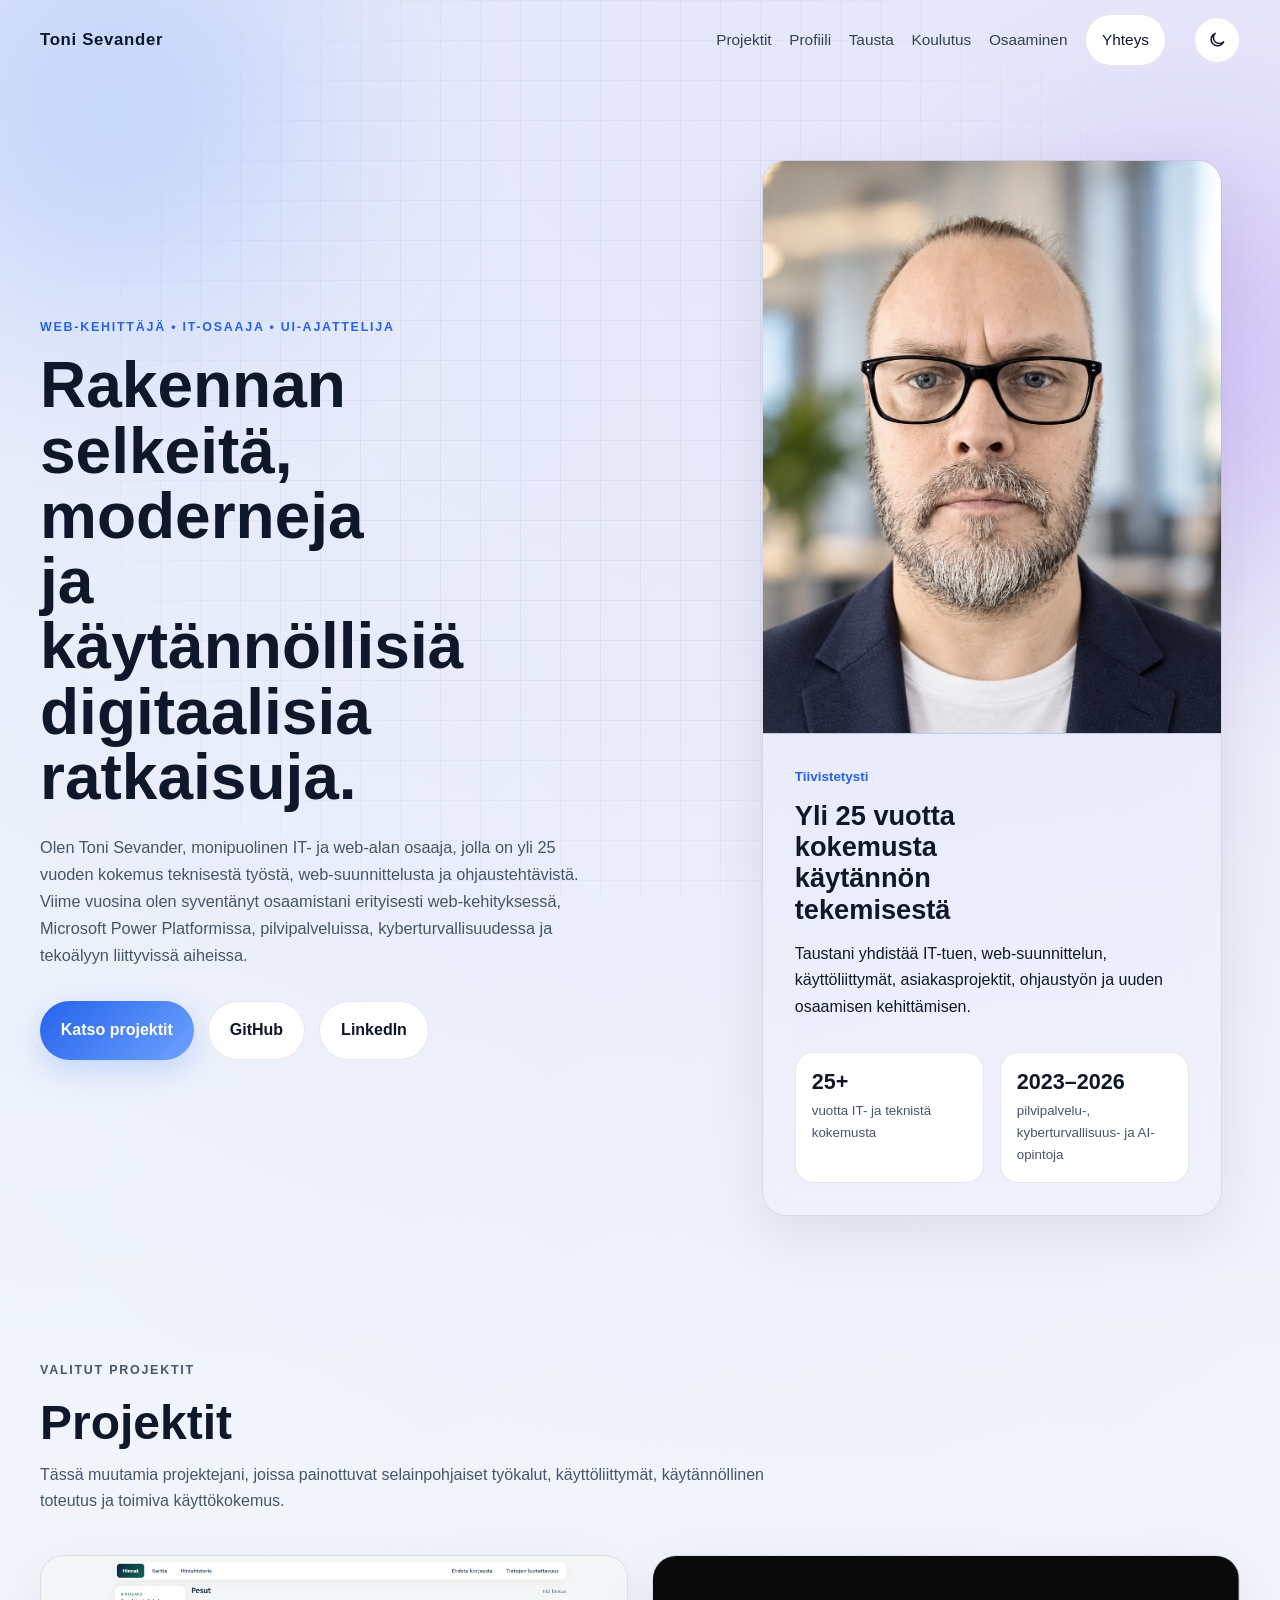
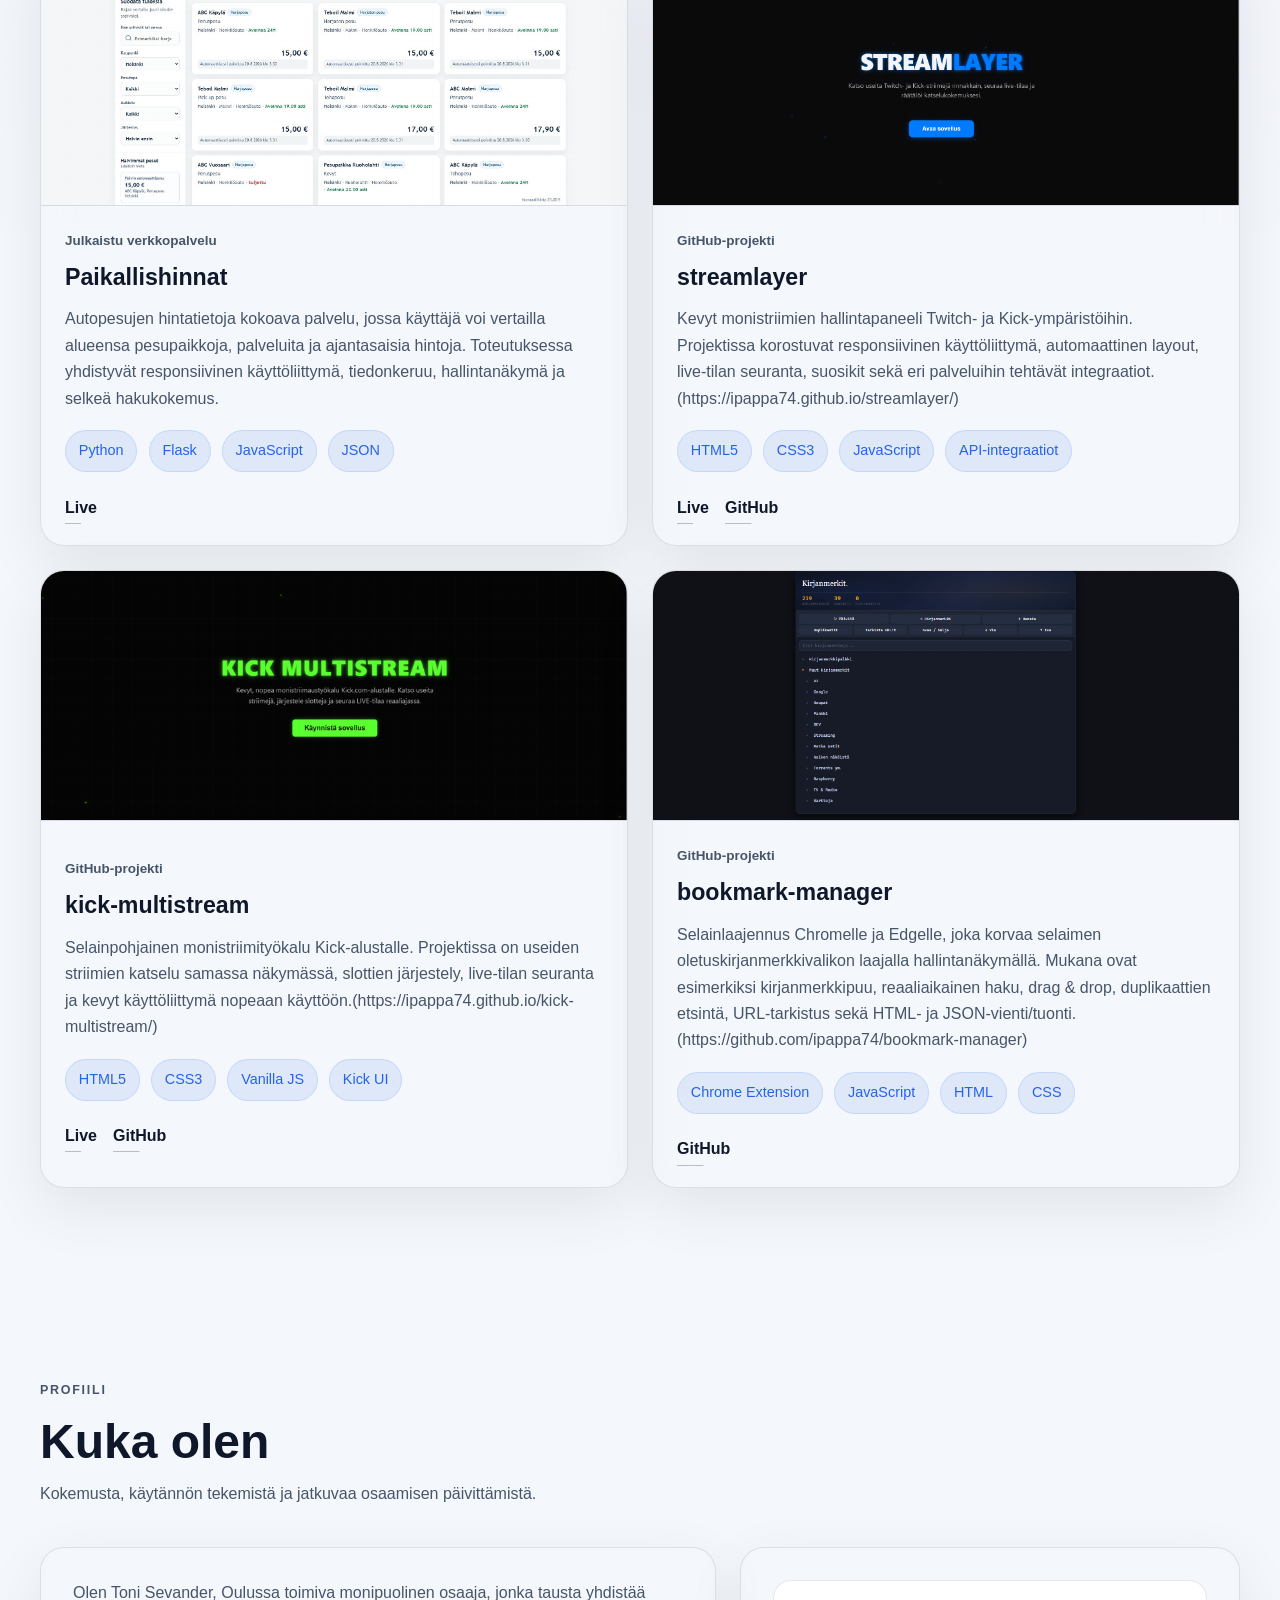
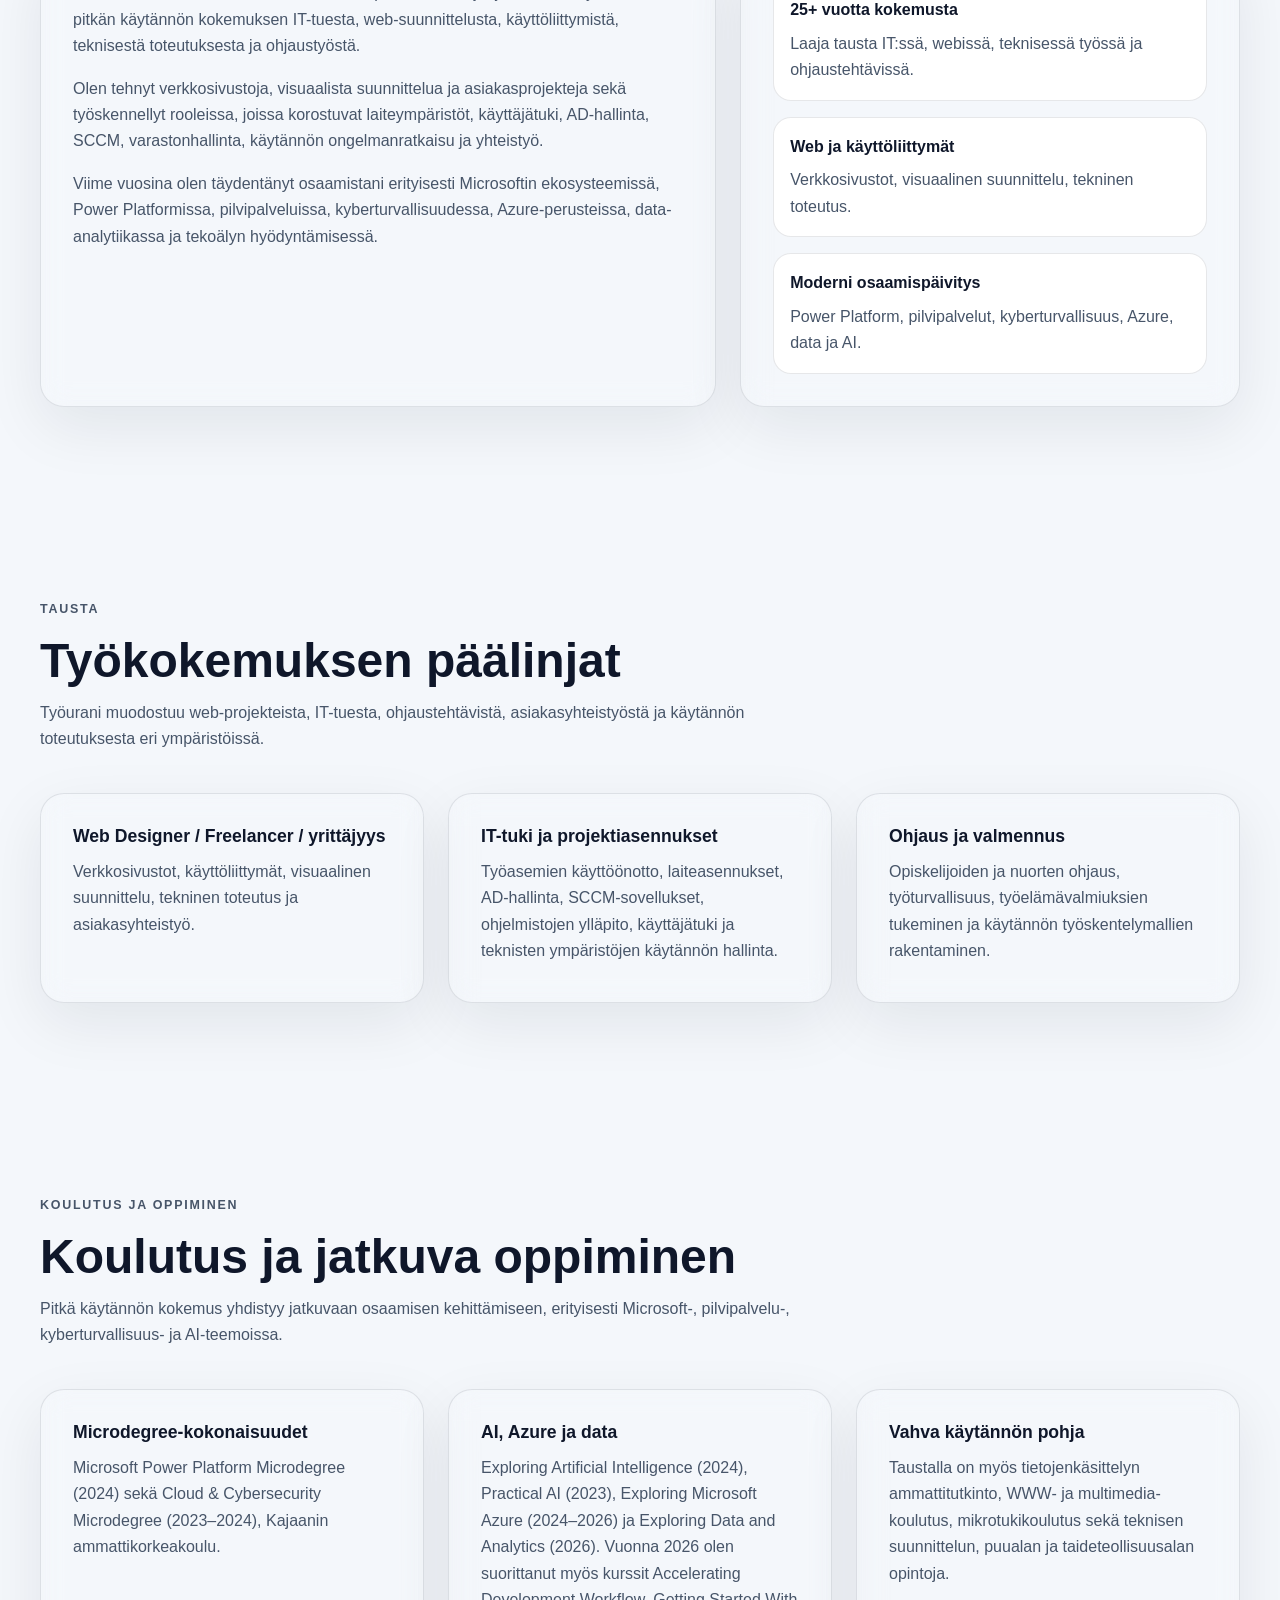
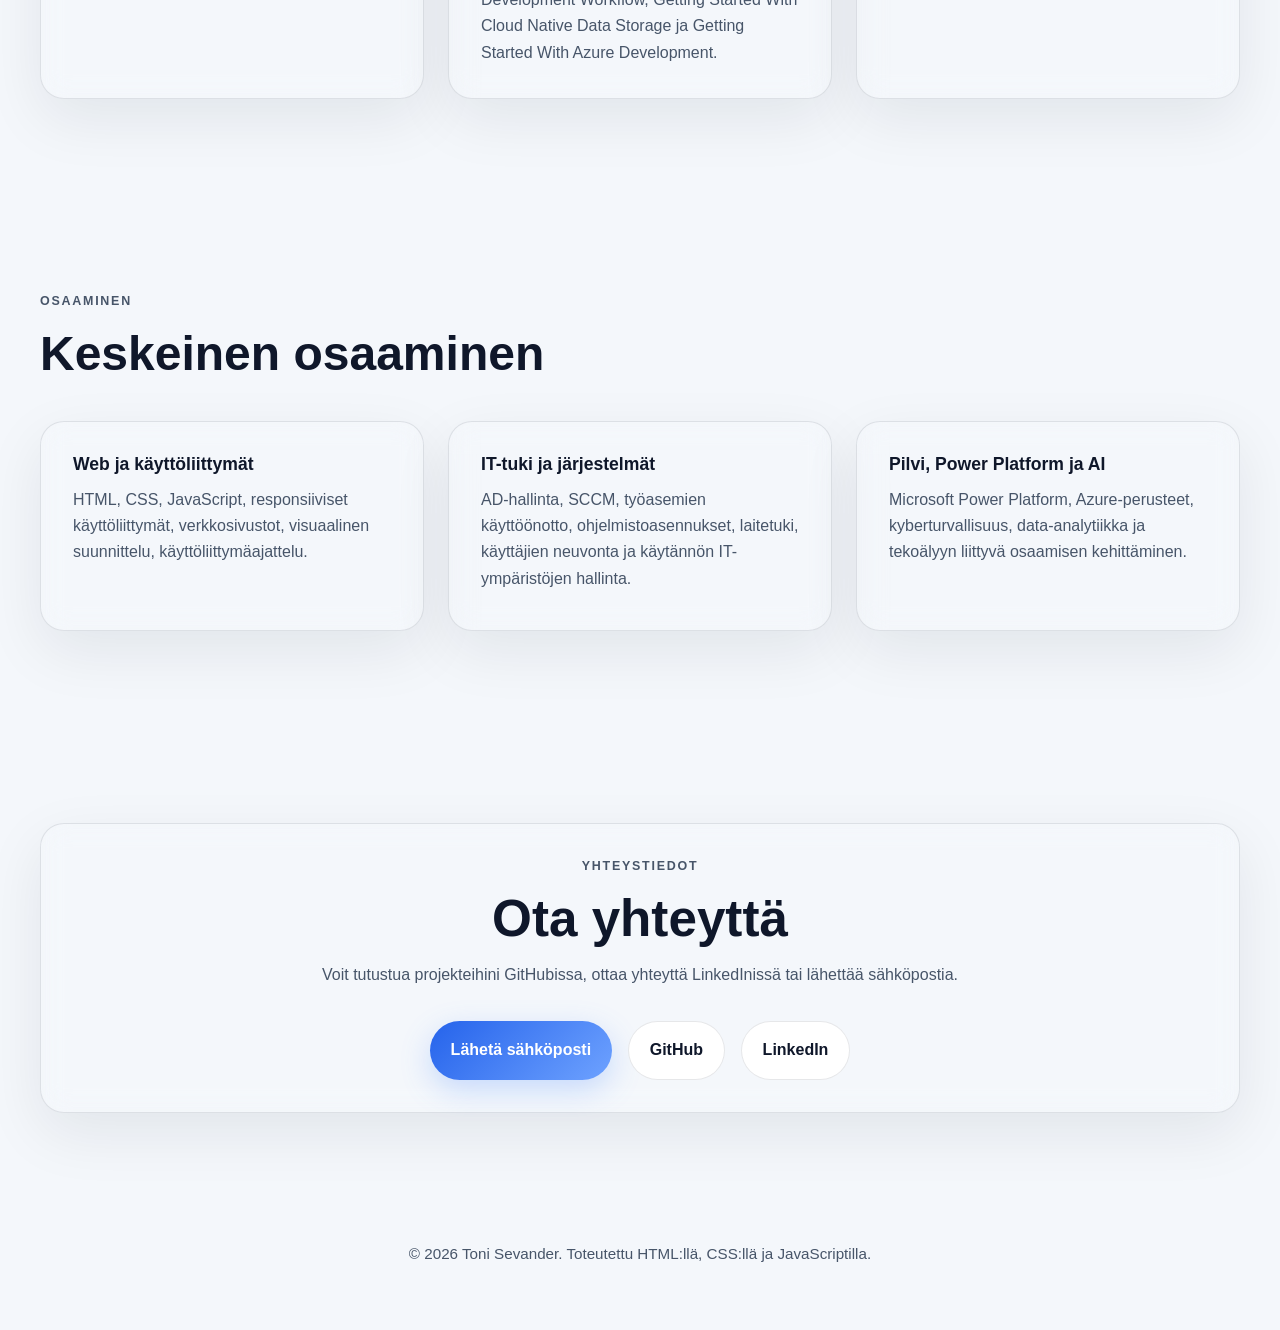
<file: index.html>
<head>
	  <meta charset="UTF-8" />
	  <meta name="viewport" content="width=device-width, initial-scale=1.0" />

	  <title>Toni Sevander | Portfolio</title>
	  <meta
		name="description"
		content="Toni Sevanderin portfolio – web-kehitystä, käyttöliittymiä, IT-osaamista sekä jatkuvaa oppimista pilvipalvelu- ja AI-teemoissa."
	  />
	  <meta
		name="keywords"
		content="Toni Sevander, portfolio, web-kehitys, frontend, HTML, CSS, JavaScript, IT-tuki, Power Platform, Azure"
	  />
	  <meta name="author" content="Toni Sevander" />
	  <meta name="theme-color" content="#0b1020" />
	  <meta name="robots" content="index, follow" />

	  <link rel="icon" type="image/svg+xml" href="assets/favicon/favicon.ico" />
	  <link rel="icon" type="image/png" sizes="32x32" href="assets/favicon/favicon-32.png" />
	  <link rel="icon" type="image/png" sizes="16x16" href="assets/favicon/favicon-16.png" />
	  <link rel="apple-touch-icon" sizes="180x180" href="assets/favicon/apple-touch-icon.png" />

	  <meta property="og:type" content="website" />
	  <meta property="og:locale" content="fi_FI" />
	  <meta property="og:site_name" content="Toni Sevander Portfolio" />
	  <meta property="og:title" content="Toni Sevander | Portfolio" />
	  <meta
		property="og:description"
		content="Web-kehitystä, käyttöliittymiä, IT-osaamista sekä jatkuvaa oppimista pilvipalvelu- AI-teemoissa."
	  />
	  <meta
		property="og:url"
		content="https://ipappa74.github.io/tonis-portfolio/"
	  />
	  <meta
		property="og:image"
		content="https://ipappa74.github.io/tonis-portfolio/assets/images/og-image.jpg"
	  />
	  <meta property="og:image:width" content="1200" />
	  <meta property="og:image:height" content="630" />
	  <meta property="og:image:alt" content="Toni Sevanderin portfolio" />

	  <meta name="twitter:card" content="summary_large_image" />
	  <meta name="twitter:title" content="Toni Sevander | Portfolio" />
	  <meta
		name="twitter:description"
		content="Web-kehitystä, käyttöliittymiä, IT-osaamista sekä jatkuvaa oppimista pilvipalvelu- ja AI-teemoissa."
	  />
	  <meta
		name="twitter:image"
		content="https://ipappa74.github.io/tonis-portfolio/assets/images/og-image.jpg"
	  />

	  <script>
		document.documentElement.classList.add("js-enabled");

		const savedTheme = localStorage.getItem("theme");
		const systemPrefersDark = window.matchMedia("(prefers-color-scheme: dark)").matches;

		if (savedTheme === "dark" || (!savedTheme && systemPrefersDark)) {
		  document.documentElement.setAttribute("data-theme", "dark");
		} else {
		  document.documentElement.setAttribute("data-theme", "light");
		}
	  </script>

	  <link rel="stylesheet" href="style.css" />
	</head>
  <body>
    <div class="bg-orb orb-1"></div>
    <div class="bg-orb orb-2"></div>
    <div class="bg-grid"></div>

    <header class="site-header" id="header">
      <nav class="navbar container">
        <a href="#hero" class="logo">Toni Sevander</a>

        <div class="nav-links" id="navLinks">
          <a href="#projects">Projektit</a>
          <a href="#about">Profiili</a>
          <a href="#experience">Tausta</a>
          <a href="#education">Koulutus</a>
          <a href="#stack">Osaaminen</a>
          <a href="#contact" class="nav-cta">Yhteys</a>
        </div>

        <button
          class="theme-toggle"
          id="themeToggle"
          type="button"
          aria-label="Vaihda teema"
          title="Vaihda teema"
        >
          <span class="theme-toggle-icon" aria-hidden="true"></span>
        </button>

        <button class="nav-toggle" id="navToggle" aria-label="Avaa valikko">
          <span></span>
          <span></span>
        </button>
      </nav>
    </header>

    <main>
      <section class="hero container reveal" id="hero">
        <div class="hero-copy">
          <p class="eyebrow">Web-kehittäjä • IT-osaaja • UI-ajattelija</p>
          <h1>
            Rakennan selkeitä, moderneja ja käytännöllisiä digitaalisia ratkaisuja.
          </h1>
          <p class="hero-text">
            Olen Toni Sevander, monipuolinen IT- ja web-alan osaaja, jolla on yli
            25 vuoden kokemus teknisestä työstä, web-suunnittelusta ja
            ohjaustehtävistä. Viime vuosina olen syventänyt osaamistani erityisesti
            web-kehityksessä, Microsoft Power Platformissa, pilvipalveluissa,
            kyberturvallisuudessa ja tekoälyyn liittyvissä aiheissa.
          </p>

          <div class="hero-actions">
            <a href="#projects" class="btn btn-primary">Katso projektit</a>
            <a
              href="https://github.com/ipappa74"
              target="_blank"
              rel="noopener noreferrer"
              class="btn btn-secondary"
            >
              GitHub
            </a>
            <a
              href="https://www.linkedin.com/in/toni-sevander/"
              target="_blank"
              rel="noopener noreferrer"
              class="btn btn-secondary"
            >
              LinkedIn
            </a>
          </div>
        </div>

        <div class="hero-visual reveal">
          <div class="profile-card glass">
            <div class="profile-image-wrap">
              <img
                src="assets/images/CV-kuva02.png"
                alt="Toni Sevander"
                class="profile-image"
              />
              <div class="image-fallback" aria-hidden="true">
                <div class="image-fallback-content">
                  <strong>Toni Sevander</strong>
                  <span>Lisää profiilikuva: assets/images/profile.jpg</span>
                </div>
              </div>
            </div>

            <div class="profile-card-content">
              <p class="card-label">Tiivistetysti</p>
              <h2>Yli 25 vuotta kokemusta käytännön tekemisestä</h2>
              <p>
                Taustani yhdistää IT-tuen, web-suunnittelun, käyttöliittymät,
                asiakasprojektit, ohjaustyön ja uuden osaamisen kehittämisen.
              </p>

              <div class="mini-stats">
                <div>
                  <span>25+</span>
                  <small>vuotta IT- ja teknistä kokemusta</small>
                </div>
                <div>
                  <span>2023–2026</span>
                  <small>pilvipalvelu-, kyberturvallisuus- ja AI-opintoja</small>
                </div>
              </div>
            </div>
          </div>
        </div>
      </section>

      <section class="section container reveal" id="projects">
        <div class="section-heading">
          <p class="eyebrow">Valitut projektit</p>
          <h2>Projektit</h2>
          <p>
            Tässä muutamia projektejani, joissa painottuvat selainpohjaiset työkalut,
            käyttöliittymät, käytännöllinen toteutus ja toimiva käyttökokemus.
          </p>
        </div>

        <div class="projects">
          <article class="project-card glass">
            <div class="project-image-wrap">
              <img
                src="assets/images/paikallishinnat_ss.jpg"
                alt="Paikallishinnat-palvelun näkymä"
                class="project-shot"
              />
              <div class="image-fallback" aria-hidden="true">
                <div class="image-fallback-content">
                  <strong>Paikallishinnat</strong>
                  <span>Lisää screenshot: assets/images/paikallishinnat_ss.jpg</span>
                </div>
              </div>
            </div>
            <div class="project-content">
              <p class="project-tag">Julkaistu verkkopalvelu</p>
              <h3>Paikallishinnat</h3>
              <p>
                Autopesujen hintatietoja kokoava palvelu, jossa käyttäjä voi
                vertailla alueensa pesupaikkoja, palveluita ja ajantasaisia hintoja.
                Toteutuksessa yhdistyvät responsiivinen käyttöliittymä,
                tiedonkeruu, hallintanäkymä ja selkeä hakukokemus.
              </p>
              <ul class="tech-list">
                <li>Python</li>
                <li>Flask</li>
                <li>JavaScript</li>
                <li>JSON</li>
              </ul>
              <div class="project-links">
                <a
                  href="https://paikallishinnat.fi/"
                  target="_blank"
                  rel="noopener noreferrer"
                >
                  Live
                </a>
              </div>
            </div>
          </article>

          <article class="project-card glass">
            <div class="project-image-wrap">
              <img
                src="assets/images/streamlayer.png"
                alt="StreamLayer-projektin näkymä"
                class="project-shot"
              />
              <div class="image-fallback" aria-hidden="true">
                <div class="image-fallback-content">
                  <strong>StreamLayer</strong>
                  <span>Lisää screenshot: assets/images/streamlayer.png</span>
                </div>
              </div>
            </div>
            <div class="project-content">
              <p class="project-tag">GitHub-projekti</p>
              <h3>streamlayer</h3>
              <p>
                Kevyt monistriimien hallintapaneeli Twitch- ja Kick-ympäristöihin.
                Projektissa korostuvat responsiivinen käyttöliittymä, automaattinen
                layout, live-tilan seuranta, suosikit sekä eri palveluihin tehtävät
                integraatiot. (https://ipappa74.github.io/streamlayer/)
              </p>
              <ul class="tech-list">
                <li>HTML5</li>
                <li>CSS3</li>
                <li>JavaScript</li>
                <li>API-integraatiot</li>
              </ul>
              <div class="project-links">
                <a
                  href="https://ipappa74.github.io/streamlayer/"
                  target="_blank"
                  rel="noopener noreferrer"
                >
                  Live
                </a>
                <a
                  href="https://github.com/ipappa74/streamlayer"
                  target="_blank"
                  rel="noopener noreferrer"
                >
                  GitHub
                </a>
              </div>
            </div>
          </article>

          <article class="project-card glass">
            <div class="project-image-wrap">
              <img
                src="assets/images/kick-multistream.png"
                alt="Kick Multistream -projektin näkymä"
                class="project-shot"
              />
              <div class="image-fallback" aria-hidden="true">
                <div class="image-fallback-content">
                  <strong>Kick Multistream</strong>
                  <span>Lisää screenshot: assets/images/kick-multistream.png</span>
                </div>
              </div>
            </div>
            <div class="project-content">
              <p class="project-tag">GitHub-projekti</p>
              <h3>kick-multistream</h3>
              <p>
                Selainpohjainen monistriimityökalu Kick-alustalle. Projektissa on
                useiden striimien katselu samassa näkymässä, slottien järjestely,
                live-tilan seuranta ja kevyt käyttöliittymä nopeaan käyttöön.(https://ipappa74.github.io/kick-multistream/)
              </p>
              <ul class="tech-list">
                <li>HTML5</li>
                <li>CSS3</li>
                <li>Vanilla JS</li>
                <li>Kick UI</li>
              </ul>
              <div class="project-links">
                <a
                  href="https://ipappa74.github.io/kick-multistream/"
                  target="_blank"
                  rel="noopener noreferrer"
                >
                  Live
                </a>
                <a
                  href="https://github.com/ipappa74/kick-multistream"
                  target="_blank"
                  rel="noopener noreferrer"
                >
                  GitHub
                </a>
              </div>
            </div>
          </article>

          <article class="project-card glass">
            <div class="project-image-wrap">
              <img
                src="assets/images/bookmark-manager.png"
                alt="Bookmark Manager Pro -projektin näkymä"
                class="project-shot"
              />
              <div class="image-fallback" aria-hidden="true">
                <div class="image-fallback-content">
                  <strong>Bookmark Manager Pro</strong>
                  <span>Lisää screenshot: assets/images/bookmark-manager.png</span>
                </div>
              </div>
            </div>
            <div class="project-content">
              <p class="project-tag">GitHub-projekti</p>
              <h3>bookmark-manager</h3>
              <p>
                Selainlaajennus Chromelle ja Edgelle, joka korvaa selaimen
                oletuskirjanmerkkivalikon laajalla hallintanäkymällä. Mukana ovat
                esimerkiksi kirjanmerkkipuu, reaaliaikainen haku, drag & drop,
                duplikaattien etsintä, URL-tarkistus sekä HTML- ja JSON-vienti/tuonti. (https://github.com/ipappa74/bookmark-manager)
              </p>
              <ul class="tech-list">
                <li>Chrome Extension</li>
                <li>JavaScript</li>
                <li>HTML</li>
                <li>CSS</li>
              </ul>
              <div class="project-links">
                <a
                  href="https://github.com/ipappa74/bookmark-manager"
                  target="_blank"
                  rel="noopener noreferrer"
                >
                  GitHub
                </a>
              </div>
            </div>
          </article>

          <!-- <article class="project-card glass github-card">
            <div class="project-image-wrap github-visual">
              <div class="github-mark" aria-hidden="true">
                <svg viewBox="0 0 24 24" fill="currentColor">
                  <path d="M12 .5C5.65.5.5 5.65.5 12.02c0 5.1 3.3 9.42 7.88 10.94.58.1.79-.25.79-.56 0-.28-.01-1.2-.02-2.18-3.2.7-3.88-1.36-3.88-1.36-.52-1.34-1.28-1.69-1.28-1.69-1.05-.72.08-.7.08-.7 1.16.08 1.77 1.2 1.77 1.2 1.03 1.77 2.7 1.26 3.36.96.1-.75.4-1.26.72-1.55-2.55-.29-5.24-1.29-5.24-5.72 0-1.26.45-2.29 1.19-3.1-.12-.29-.52-1.46.11-3.04 0 0 .98-.32 3.2 1.18a11.1 11.1 0 0 1 5.82 0c2.22-1.5 3.19-1.18 3.19-1.18.64 1.58.24 2.75.12 3.04.74.81 1.19 1.84 1.19 3.1 0 4.44-2.7 5.42-5.28 5.71.41.36.77 1.06.77 2.14 0 1.55-.01 2.79-.01 3.17 0 .31.21.67.8.56A11.53 11.53 0 0 0 23.5 12.02C23.5 5.65 18.35.5 12 .5Z"/>
                </svg>
              </div>
              <div class="github-visual-text">
                <strong>GitHub-profiili</strong>
                <span>ipappa74 / Toni Sevander</span>
              </div>
            </div>
            <div class="project-content">
              <p class="project-tag">Profiili ja jatkuva kehitys</p>
              <h3>GitHub-profiili</h3>
              <p>
                GitHub-profiilini kokoaa yhteen käytännönläheisiä web- ja
                käyttöliittymäprojekteja. Näkyvissä projekteissa painottuvat
                selainpohjaiset työkalut, monistriimausratkaisut ja jatkuva
                käytännön kautta oppiminen. [github.com](https://github.com/ipappa74)
              </p>
              <ul class="tech-list">
                <li>Frontend</li>
                <li>Käyttöliittymät</li>
                <li>Työkalut</li>
                <li>Jatkuva oppiminen</li>
              </ul>
              <div class="project-links">
                <a
                  href="https://github.com/ipappa74"
                  target="_blank"
                  rel="noopener noreferrer"
                >
                  GitHub-profiili
                </a>
                <a
                  href="https://www.linkedin.com/in/toni-sevander/"
                  target="_blank"
                  rel="noopener noreferrer"
                >
                  LinkedIn
                </a>
				<a
                  href="https://ipappa74.github.io/tonis-portfolio/"
                  target="_blank"
                  rel="noopener noreferrer"
                >
                  Portfolio
                </a>
              </div>
            </div>
          </article> -->
        </div>
      </section>

      <section class="section container reveal" id="about">
        <div class="section-heading">
          <p class="eyebrow">Profiili</p>
          <h2>Kuka olen</h2>
          <p>
            Kokemusta, käytännön tekemistä ja jatkuvaa osaamisen päivittämistä.
          </p>
        </div>

        <div class="about-grid">
          <div class="about-copy glass">
            <p>
              Olen Toni Sevander, Oulussa toimiva monipuolinen osaaja, jonka
              tausta yhdistää pitkän käytännön kokemuksen IT-tuesta,
              web-suunnittelusta, käyttöliittymistä, teknisestä toteutuksesta ja
              ohjaustyöstä.
            </p>
            <p>
              Olen tehnyt verkkosivustoja, visuaalista suunnittelua ja
              asiakasprojekteja sekä työskennellyt rooleissa, joissa korostuvat
              laiteympäristöt, käyttäjätuki, AD-hallinta, SCCM, varastonhallinta,
              käytännön ongelmanratkaisu ja yhteistyö.
            </p>
            <p>
              Viime vuosina olen täydentänyt osaamistani erityisesti Microsoftin
              ekosysteemissä, Power Platformissa, pilvipalveluissa,
              kyberturvallisuudessa, Azure-perusteissa, data-analytiikassa ja
              tekoälyn hyödyntämisessä.
            </p>
          </div>

          <div class="about-highlights glass">
            <div class="highlight">
              <h3>25+ vuotta kokemusta</h3>
              <p>Laaja tausta IT:ssä, webissä, teknisessä työssä ja ohjaustehtävissä.</p>
            </div>
            <div class="highlight">
              <h3>Web ja käyttöliittymät</h3>
              <p>Verkkosivustot, visuaalinen suunnittelu, tekninen toteutus.</p>
            </div>
            <div class="highlight">
              <h3>Moderni osaamispäivitys</h3>
              <p>Power Platform, pilvipalvelut, kyberturvallisuus, Azure, data ja AI.</p>
            </div>
          </div>
        </div>
      </section>

      <section class="section container reveal" id="experience">
        <div class="section-heading">
          <p class="eyebrow">Tausta</p>
          <h2>Työkokemuksen päälinjat</h2>
          <p>
            Työurani muodostuu web-projekteista, IT-tuesta, ohjaustehtävistä,
            asiakasyhteistyöstä ja käytännön toteutuksesta eri ympäristöissä.
          </p>
        </div>

        <div class="stack-grid">
          <article class="stack-card glass">
            <h3>Web Designer / Freelancer / yrittäjyys</h3>
            <p>
              Verkkosivustot, käyttöliittymät, visuaalinen suunnittelu, tekninen
              toteutus ja asiakasyhteistyö.
            </p>
          </article>

          <article class="stack-card glass">
            <h3>IT-tuki ja projektiasennukset</h3>
            <p>
              Työasemien käyttöönotto, laiteasennukset, AD-hallinta,
              SCCM-sovellukset, ohjelmistojen ylläpito, käyttäjätuki ja teknisten
              ympäristöjen käytännön hallinta.
            </p>
          </article>

          <article class="stack-card glass">
            <h3>Ohjaus ja valmennus</h3>
            <p>
              Opiskelijoiden ja nuorten ohjaus, työturvallisuus,
              työelämävalmiuksien tukeminen ja käytännön työskentelymallien
              rakentaminen.
            </p>
          </article>
        </div>
      </section>

      <section class="section container reveal" id="education">
        <div class="section-heading">
          <p class="eyebrow">Koulutus ja oppiminen</p>
          <h2>Koulutus ja jatkuva oppiminen</h2>
          <p>
            Pitkä käytännön kokemus yhdistyy jatkuvaan osaamisen kehittämiseen,
            erityisesti Microsoft-, pilvipalvelu-, kyberturvallisuus- ja AI-teemoissa.
          </p>
        </div>

        <div class="stack-grid">
          <article class="stack-card glass">
            <h3>Microdegree-kokonaisuudet</h3>
            <p>
              Microsoft Power Platform Microdegree (2024) sekä Cloud &
              Cybersecurity Microdegree (2023–2024), Kajaanin ammattikorkeakoulu.
            </p>
          </article>

          <article class="stack-card glass">
            <h3>AI, Azure ja data</h3>
            <p>
              Exploring Artificial Intelligence (2024), Practical AI (2023),
              Exploring Microsoft Azure (2024–2026) ja Exploring Data and
              Analytics (2026). Vuonna 2026 olen suorittanut myös kurssit
              Accelerating Development Workflow, Getting Started With Cloud Native
              Data Storage ja Getting Started With Azure Development.
            </p>
          </article>

          <article class="stack-card glass">
            <h3>Vahva käytännön pohja</h3>
            <p>
              Taustalla on myös tietojenkäsittelyn ammattitutkinto,
              WWW- ja multimedia-koulutus, mikrotukikoulutus sekä teknisen
              suunnittelun, puualan ja taideteollisuusalan opintoja.
            </p>
          </article>
        </div>
      </section>

      <section class="section container reveal" id="stack">
        <div class="section-heading">
          <p class="eyebrow">Osaaminen</p>
          <h2>Keskeinen osaaminen</h2>
        </div>

        <div class="stack-grid">
          <article class="stack-card glass">
            <h3>Web ja käyttöliittymät</h3>
            <p>
              HTML, CSS, JavaScript, responsiiviset käyttöliittymät,
              verkkosivustot, visuaalinen suunnittelu, käyttöliittymäajattelu.
            </p>
          </article>

          <article class="stack-card glass">
            <h3>IT-tuki ja järjestelmät</h3>
            <p>
              AD-hallinta, SCCM, työasemien käyttöönotto, ohjelmistoasennukset,
              laitetuki, käyttäjien neuvonta ja käytännön IT-ympäristöjen hallinta.
            </p>
          </article>

          <article class="stack-card glass">
            <h3>Pilvi, Power Platform ja AI</h3>
            <p>
              Microsoft Power Platform, Azure-perusteet, kyberturvallisuus,
              data-analytiikka ja tekoälyyn liittyvä osaamisen kehittäminen.
            </p>
          </article>
        </div>
      </section>

      <section class="section container reveal" id="contact">
        <div class="contact-card glass">
          <p class="eyebrow">Yhteystiedot</p>
          <h2>Ota yhteyttä</h2>
          <p>
            Voit tutustua projekteihini GitHubissa, ottaa yhteyttä LinkedInissä
            tai lähettää sähköpostia.
          </p>

          <div class="contact-links">
            <a href="mailto:toni.sevander@gmail.com" class="btn btn-primary">
              Lähetä sähköposti
            </a>
            <a
              href="https://github.com/ipappa74"
              target="_blank"
              rel="noopener noreferrer"
              class="btn btn-secondary"
            >
              GitHub
            </a>
            <a
              href="https://www.linkedin.com/in/toni-sevander/"
              target="_blank"
              rel="noopener noreferrer"
              class="btn btn-secondary"
            >
              LinkedIn
            </a>
          </div>
        </div>
      </section>
    </main>

    <footer class="site-footer container">
      <p>© 2026 Toni Sevander. Toteutettu HTML:llä, CSS:llä ja JavaScriptilla.</p>
    </footer>

    <script src="script.js"></script>
  </body>
</html>
</file>
<file: style.css>
:root {
  color-scheme: light dark;
  --radius: 24px;
  --radius-sm: 18px;
  --max-width: 1200px;
  --section-space: 6rem;
  --nav-height: 80px;
}

:root[data-theme="light"] {
  --bg: #f4f7fb;
  --bg-soft: #ffffff;
  --text: #0f172a;
  --muted: #475569;
  --muted-strong: #334155;
  --border: rgba(15, 23, 42, 0.1);
  --border-strong: rgba(15, 23, 42, 0.18);
  --accent: #2563eb;
  --accent-2: #7c3aed;
  --accent-soft: rgba(37, 99, 235, 0.1);
  --shadow: 0 20px 60px rgba(15, 23, 42, 0.08);
  --nav-bg: rgba(255, 255, 255, 0.86);
  --nav-mobile-bg: rgba(255, 255, 255, 0.96);
  --toggle-bg: rgba(255, 255, 255, 0.95);
  --project-overlay-line: rgba(15, 23, 42, 0.05);
  --link-underline: rgba(15, 23, 42, 0.26);
}

:root[data-theme="dark"] {
  --bg: #0b1020;
  --bg-soft: #11182d;
  --text: #f5f7fa;
  --muted: #9ca3af;
  --muted-strong: #cbd5e1;
  --border: rgba(255, 255, 255, 0.08);
  --border-strong: rgba(255, 255, 255, 0.14);
  --accent: #4f8cff;
  --accent-2: #7c3aed;
  --accent-soft: rgba(79, 140, 255, 0.14);
  --shadow: 0 20px 60px rgba(0, 0, 0, 0.35);
  --nav-bg: rgba(11, 16, 32, 0.74);
  --nav-mobile-bg: rgba(11, 16, 32, 0.95);
  --toggle-bg: rgba(255, 255, 255, 0.04);
  --project-overlay-line: rgba(255, 255, 255, 0.03);
  --link-underline: rgba(255, 255, 255, 0.35);
}

* {
  margin: 0;
  padding: 0;
  box-sizing: border-box;
}

html {
  scroll-behavior: smooth;
}

body {
  font-family: Arial, Helvetica, sans-serif;
  background:
    radial-gradient(circle at top left, rgba(79, 140, 255, 0.08), transparent 30%),
    radial-gradient(circle at top right, rgba(124, 58, 237, 0.08), transparent 30%),
    var(--bg);
  color: var(--text);
  line-height: 1.65;
  overflow-x: hidden;
  position: relative;
  transition: background 0.3s ease, color 0.3s ease;
}

a {
  color: inherit;
  text-decoration: none;
}

img,
svg {
  display: block;
  max-width: 100%;
}

button,
input,
textarea,
select {
  font: inherit;
}

.container {
  width: min(100% - 2rem, var(--max-width));
  margin-inline: auto;
}

.section {
  padding: var(--section-space) 0;
  position: relative;
}

.glass {
  background: rgba(255, 255, 255, 0.04);
  backdrop-filter: blur(14px);
  -webkit-backdrop-filter: blur(14px);
  border: 1px solid var(--border);
  box-shadow: var(--shadow);
  border-radius: var(--radius);
  transition: background 0.3s ease, border-color 0.3s ease, box-shadow 0.3s ease;
}

.bg-grid {
  position: fixed;
  inset: 0;
  background-image:
    linear-gradient(var(--project-overlay-line) 1px, transparent 1px),
    linear-gradient(90deg, var(--project-overlay-line) 1px, transparent 1px);
  background-size: 40px 40px;
  mask-image: radial-gradient(circle at center, black 30%, transparent 85%);
  pointer-events: none;
  z-index: -3;
}

.bg-orb {
  position: fixed;
  width: 420px;
  height: 420px;
  border-radius: 50%;
  filter: blur(100px);
  opacity: 0.2;
  pointer-events: none;
  z-index: -2;
}

.orb-1 {
  top: -100px;
  left: -100px;
  background: #4f8cff;
}

.orb-2 {
  right: -120px;
  top: 160px;
  background: #7c3aed;
}

.site-header {
  position: sticky;
  top: 0;
  z-index: 1000;
  transition: background 0.3s ease, border-color 0.3s ease, box-shadow 0.3s ease;
}

.site-header.scrolled {
  background: var(--nav-bg);
  backdrop-filter: blur(16px);
  -webkit-backdrop-filter: blur(16px);
  border-bottom: 1px solid var(--border);
  box-shadow: 0 8px 30px rgba(0, 0, 0, 0.08);
}

.navbar {
  min-height: var(--nav-height);
  display: flex;
  align-items: center;
  justify-content: space-between;
  gap: 1rem;
}

.logo {
  font-size: 1.05rem;
  font-weight: 700;
  letter-spacing: 0.04em;
  white-space: nowrap;
}

.nav-links {
  display: flex;
  align-items: center;
  gap: 1.1rem;
  margin-left: auto;
  margin-right: 0.75rem;
}

.nav-links a {
  color: var(--muted-strong);
  transition: color 0.25s ease, transform 0.25s ease, opacity 0.25s ease;
  font-size: 0.96rem;
  position: relative;
}

.nav-links a:hover {
  color: var(--text);
  transform: translateY(-1px);
}

.nav-links a.active {
  color: var(--text);
}

.nav-links a.active::after {
  content: "";
  position: absolute;
  left: 0;
  bottom: -6px;
  width: 100%;
  height: 2px;
  border-radius: 999px;
  background: var(--accent);
}

.nav-cta {
  padding: 0.75rem 1rem;
  border: 1px solid var(--border);
  border-radius: 999px;
  color: var(--text) !important;
  background: var(--bg-soft);
}

.theme-toggle {
  width: 46px;
  height: 46px;
  border-radius: 999px;
  border: 1px solid var(--border);
  background: var(--toggle-bg);
  color: var(--text);
  display: inline-flex;
  align-items: center;
  justify-content: center;
  cursor: pointer;
  transition:
    transform 0.25s ease,
    background 0.25s ease,
    border-color 0.25s ease,
    box-shadow 0.25s ease;
  flex-shrink: 0;
}

.theme-toggle:hover {
  transform: translateY(-2px);
  border-color: var(--border-strong);
  box-shadow: 0 10px 30px rgba(37, 99, 235, 0.12);
}

.theme-toggle:focus-visible,
.btn:focus-visible,
.nav-links a:focus-visible,
.project-links a:focus-visible {
  outline: 2px solid var(--accent);
  outline-offset: 3px;
}

.theme-toggle-icon {
  width: 20px;
  height: 20px;
  color: currentColor;
}

.theme-toggle-icon svg {
  width: 100%;
  height: 100%;
  stroke: currentColor;
}

.nav-toggle {
  display: none;
  background: transparent;
  border: 0;
  cursor: pointer;
}

.nav-toggle span {
  display: block;
  width: 24px;
  height: 2px;
  background: var(--text);
  margin: 5px 0;
  transition: 0.3s ease;
  border-radius: 999px;
}

.hero {
  min-height: calc(100vh - var(--nav-height));
  display: grid;
  grid-template-columns: 1.15fr 0.85fr;
  align-items: center;
  gap: 2rem;
  padding: 5rem 0 3rem;
}

.hero-visual {
  display: flex;
  align-items: center;
  justify-content: center;
}

.profile-card {
  width: 100%;
  max-width: 460px;
  overflow: hidden;
  padding: 0;
}

.profile-image-wrap {
  aspect-ratio: 4 / 5;
  overflow: hidden;
  border-bottom: 1px solid var(--border);
  background:
    linear-gradient(135deg, rgba(79, 140, 255, 0.25), rgba(124, 58, 237, 0.15)),
    var(--bg-soft);
  position: relative;
}

.profile-image {
  width: 100%;
  height: 100%;
  object-fit: cover;
  object-position: center 20%;
  filter: saturate(1.02) contrast(1.02);
}

.profile-card-content {
  padding: 2rem;
}

.eyebrow {
  color: var(--accent);
  text-transform: uppercase;
  letter-spacing: 0.14em;
  font-size: 0.78rem;
  font-weight: 700;
  margin-bottom: 1rem;
}

.hero h1 {
  font-size: clamp(2.6rem, 5vw, 5rem);
  line-height: 1.02;
  max-width: 11ch;
  margin-bottom: 1.5rem;
}

.hero-text,
.section-heading p,
.project-content p,
.about-copy p,
.stack-card p,
.contact-card p,
.mini-stats small,
.highlight p,
.image-fallback span,
.github-visual-text span {
  color: var(--muted);
}

.hero-text {
  max-width: 62ch;
  margin-bottom: 2rem;
  font-size: 1.02rem;
}

.hero-actions {
  display: flex;
  flex-wrap: wrap;
  gap: 0.9rem;
}

.btn {
  display: inline-flex;
  align-items: center;
  justify-content: center;
  min-height: 48px;
  padding: 0.95rem 1.3rem;
  border-radius: 999px;
  font-weight: 600;
  transition:
    transform 0.25s ease,
    background 0.25s ease,
    border-color 0.25s ease,
    box-shadow 0.25s ease,
    color 0.25s ease;
}

.btn:hover {
  transform: translateY(-2px);
}

.btn-primary {
  background: linear-gradient(135deg, var(--accent), #6ea2ff);
  color: white;
  box-shadow: 0 10px 30px rgba(79, 140, 255, 0.28);
}

.btn-secondary {
  background: var(--bg-soft);
  border: 1px solid var(--border);
  color: var(--text);
}

.btn-secondary:hover {
  border-color: var(--border-strong);
}

.card-label,
.project-tag {
  color: var(--accent);
  font-size: 0.84rem;
  font-weight: 600;
  margin-bottom: 0.75rem;
}

.profile-card-content h2 {
  margin-bottom: 1rem;
  font-size: 1.7rem;
  line-height: 1.15;
  max-width: 15ch;
}

.mini-stats {
  display: grid;
  grid-template-columns: 1fr 1fr;
  gap: 1rem;
  margin-top: 2rem;
}

.mini-stats div {
  padding: 1rem;
  border-radius: var(--radius-sm);
  background: var(--bg-soft);
  border: 1px solid var(--border);
}

.mini-stats span {
  display: block;
  font-size: 1.35rem;
  font-weight: 700;
  margin-bottom: 0.35rem;
  line-height: 1.2;
}

.section-heading {
  margin-bottom: 2.5rem;
  max-width: 760px;
}

.section-heading h2 {
  font-size: clamp(2rem, 4vw, 3rem);
  line-height: 1.1;
  margin-bottom: 0.75rem;
}

.projects {
  display: grid;
  grid-template-columns: repeat(2, minmax(0, 1fr));
  gap: 1.5rem;
}

.project-card {
  display: grid;
  grid-template-rows: auto 1fr;
  overflow: hidden;
  transition: transform 0.3s ease, border-color 0.3s ease;
}

.project-card:hover {
  transform: translateY(-4px);
  border-color: var(--border-strong);
}

.project-image-wrap {
  height: 250px;
  background:
    linear-gradient(135deg, rgba(79, 140, 255, 0.12), rgba(124, 58, 237, 0.08)),
    var(--bg-soft);
  position: relative;
  overflow: hidden;
  border-bottom: 1px solid var(--border);
}

.project-image-wrap::after {
  content: "";
  position: absolute;
  inset: 0;
  background:
    linear-gradient(var(--project-overlay-line) 1px, transparent 1px),
    linear-gradient(90deg, var(--project-overlay-line) 1px, transparent 1px);
  background-size: 28px 28px;
  opacity: 0.18;
  pointer-events: none;
}

.project-shot {
  width: 100%;
  height: 100%;
  object-fit: cover;
}

.github-visual {
  display: grid;
  place-items: center;
  background:
    radial-gradient(circle at 20% 20%, rgba(79, 140, 255, 0.26), transparent 35%),
    radial-gradient(circle at 80% 80%, rgba(124, 58, 237, 0.22), transparent 30%),
    linear-gradient(135deg, rgba(79, 140, 255, 0.18), rgba(124, 58, 237, 0.12)),
    var(--bg-soft);
}

.github-mark {
  width: 84px;
  height: 84px;
  color: var(--text);
  opacity: 0.92;
  margin-bottom: 1rem;
}

.github-visual-text {
  text-align: center;
  padding: 1rem;
}

.github-visual-text strong {
  display: block;
  font-size: 1.1rem;
  margin-bottom: 0.35rem;
}

.project-content {
  padding: 1.5rem;
  display: flex;
  flex-direction: column;
  justify-content: center;
}

.project-content h3 {
  font-size: 1.45rem;
  line-height: 1.15;
  margin-bottom: 1rem;
}

.tech-list {
  list-style: none;
  display: flex;
  flex-wrap: wrap;
  gap: 0.7rem;
  margin: 1.15rem 0;
}

.tech-list li {
  padding: 0.5rem 0.8rem;
  border-radius: 999px;
  background: var(--accent-soft);
  color: var(--accent);
  font-size: 0.9rem;
  border: 1px solid rgba(79, 140, 255, 0.18);
}

.project-links {
  display: flex;
  flex-wrap: wrap;
  gap: 1rem;
  margin-top: 0.25rem;
}

.project-links a {
  color: var(--text);
  font-weight: 600;
  position: relative;
}

.project-links a::after {
  content: "";
  position: absolute;
  left: 0;
  bottom: -3px;
  width: 100%;
  height: 1px;
  background: var(--link-underline);
  transform: scaleX(0.5);
  transform-origin: left;
  transition: transform 0.25s ease, background 0.25s ease;
}

.project-links a:hover::after {
  transform: scaleX(1);
  background: var(--accent);
}

.about-grid,
.stack-grid {
  display: grid;
  gap: 1.5rem;
}

.about-grid {
  grid-template-columns: 1.15fr 0.85fr;
}

.about-copy,
.about-highlights,
.stack-card,
.contact-card {
  padding: 2rem;
}

.about-copy p + p {
  margin-top: 1rem;
}

.about-highlights {
  display: grid;
  gap: 1rem;
}

.highlight {
  padding: 1rem;
  border-radius: var(--radius-sm);
  border: 1px solid var(--border);
  background: var(--bg-soft);
}

.highlight h3 {
  margin-bottom: 0.45rem;
  font-size: 1rem;
}

.stack-grid {
  grid-template-columns: repeat(3, 1fr);
}

.stack-card {
  min-height: 210px;
  transition: transform 0.25s ease, border-color 0.25s ease;
}

.stack-card:hover {
  transform: translateY(-3px);
  border-color: var(--border-strong);
}

.stack-card h3 {
  margin-bottom: 0.75rem;
  line-height: 1.2;
  font-size: 1.1rem;
}

.contact-card {
  text-align: center;
}

.contact-card h2 {
  font-size: clamp(2rem, 4vw, 3.4rem);
  line-height: 1.06;
  margin-bottom: 1rem;
}

.contact-links {
  display: flex;
  justify-content: center;
  flex-wrap: wrap;
  gap: 1rem;
  margin-top: 2rem;
}

.site-footer {
  padding: 2rem 0 4rem;
  color: var(--muted);
  text-align: center;
  font-size: 0.95rem;
}

.image-fallback {
  position: absolute;
  inset: 0;
  display: none;
  place-items: center;
  text-align: center;
  padding: 1.5rem;
  background:
    linear-gradient(135deg, rgba(79, 140, 255, 0.16), rgba(124, 58, 237, 0.08)),
    var(--bg-soft);
}

.image-fallback-content {
  display: grid;
  gap: 0.5rem;
}

.image-fallback strong {
  font-size: 1rem;
  color: var(--text);
}

.image-fallback span {
  font-size: 0.95rem;
}

.project-image-wrap.has-fallback .image-fallback,
.profile-image-wrap.has-fallback .image-fallback {
  display: grid;
}

.project-image-wrap.has-fallback img,
.profile-image-wrap.has-fallback img {
  opacity: 0;
}

.reveal {
  opacity: 1;
  transform: translateY(0);
}

.js-enabled .reveal {
  opacity: 0;
  transform: translateY(32px);
  transition: opacity 0.8s ease, transform 0.8s ease;
}

.js-enabled .reveal.visible {
  opacity: 1;
  transform: translateY(0);
}

@media (max-width: 1100px) {
  .hero {
    grid-template-columns: 1fr;
    min-height: auto;
    padding-top: 4rem;
  }

  .hero h1 {
    max-width: 100%;
  }

  .profile-card {
    max-width: 100%;
  }

  .about-grid,
  .stack-grid {
    grid-template-columns: 1fr;
  }
}

@media (max-width: 760px) {
  :root {
    --section-space: 4.5rem;
  }

  .nav-toggle {
    display: block;
    z-index: 1100;
  }

  .theme-toggle {
    order: 2;
  }

  .nav-links {
    position: absolute;
    top: calc(var(--nav-height) - 4px);
    right: 1rem;
    left: 1rem;
    padding: 1rem;
    border-radius: 20px;
    background: var(--nav-mobile-bg);
    border: 1px solid var(--border);
    backdrop-filter: blur(16px);
    -webkit-backdrop-filter: blur(16px);
    flex-direction: column;
    align-items: flex-start;
    display: none;
    margin: 0;
  }

  .nav-links.open {
    display: flex;
  }

  .hero {
    padding-top: 3rem;
    gap: 1.5rem;
  }

  .hero h1 {
    font-size: clamp(2.2rem, 10vw, 3.5rem);
  }

  .project-content,
  .profile-card-content,
  .about-copy,
  .about-highlights,
  .stack-card,
  .contact-card {
    padding: 1.5rem;
  }

  .project-image-wrap,
  .project-shot {
    height: 220px;
  }

  .mini-stats {
    grid-template-columns: 1fr;
  }

  .contact-links,
  .hero-actions {
    align-items: stretch;
  }

  .btn {
    width: 100%;
  }

  .projects {
    grid-template-columns: 1fr;
  }
}

@media (max-width: 480px) {
  .container {
    width: min(100% - 1.2rem, var(--max-width));
  }

  .section-heading h2 {
    font-size: 1.9rem;
  }

  .project-content h3,
  .profile-card-content h2 {
    font-size: 1.45rem;
  }

  .site-footer {
    font-size: 0.9rem;
  }
}
</file>
